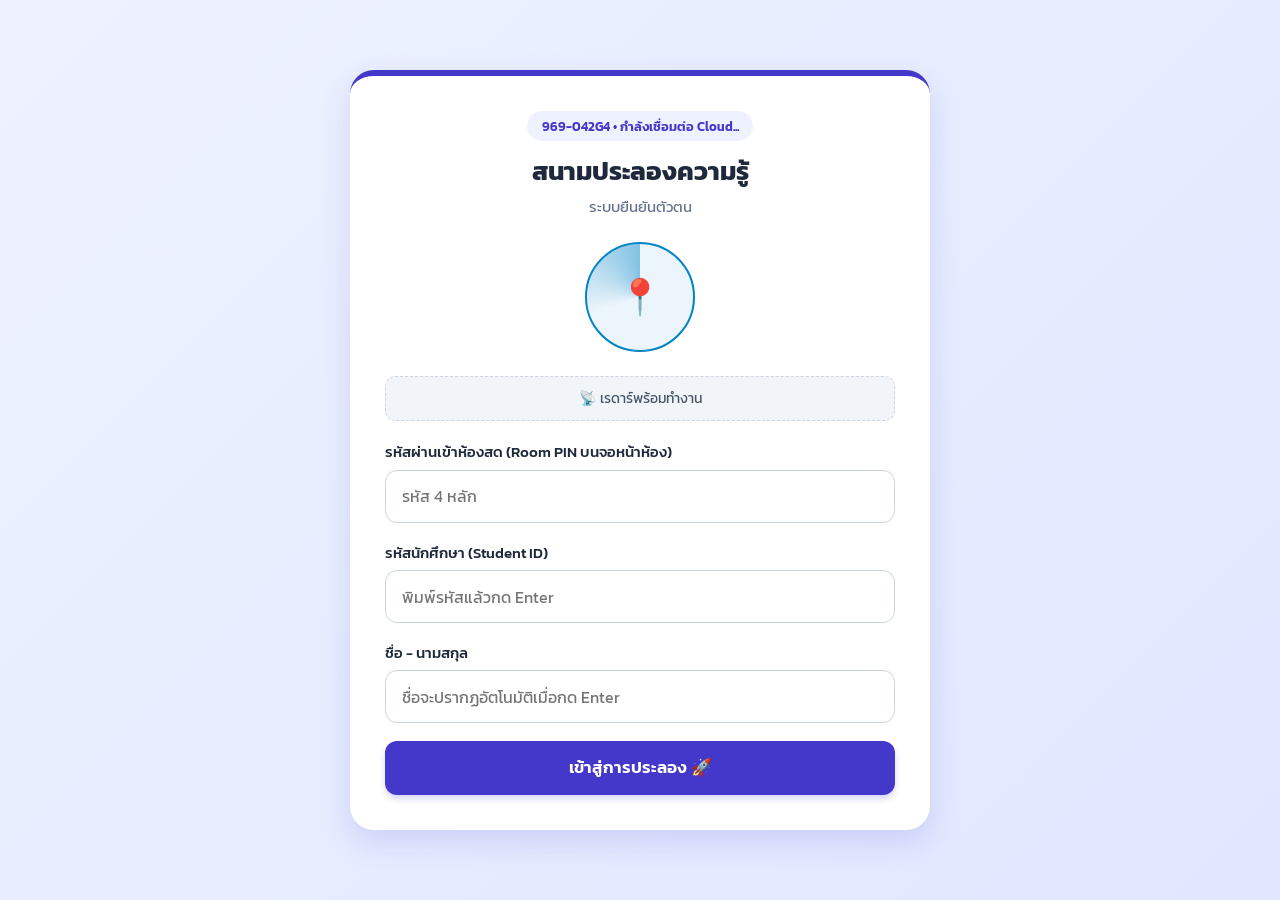
<file: index.html>
<!DOCTYPE html>
<html lang="th">
<head>
  <meta charset="UTF-8">
  <meta name="viewport" content="width=device-width, initial-scale=1.0">
  <title>AI Class - 969-042G4</title>
  <link rel="preconnect" href="https://fonts.googleapis.com">
  <link rel="preconnect" href="https://fonts.gstatic.com" crossorigin>
  <link href="https://fonts.googleapis.com/css2?family=Kanit:wght@300;400;500;600;700;800&display=swap" rel="stylesheet">
  
  <style>
    :root {
      --primary: #4338CA;
      --secondary: #059669;
      --accent-amber: #D97706;
      --accent-cyan: #0284C7;
      --dark: #1E293B;
      --light-bg: #F8FAFC;
      --card-bg: #FFFFFF;
      --danger: #DC2626;
    }

    * { box-sizing: border-box; margin: 0; padding: 0; font-family: 'Kanit', sans-serif !important; }
    body {
      background: linear-gradient(135deg, #EEF2FF 0%, #E0E7FF 100%);
      color: var(--dark);
      min-height: 100vh;
      display: flex;
      justify-content: center;
      align-items: center;
      padding: 1.2rem;
    }

    .app-card {
      background: var(--card-bg);
      width: 100%;
      max-width: 580px;
      border-radius: 24px;
      padding: 2.2rem;
      box-shadow: 0 12px 30px rgba(67, 56, 202, 0.15);
      border-top: 6px solid var(--primary);
      text-align: center;
    }

    .badge {
      display: inline-block;
      font-size: 0.8rem;
      font-weight: 600;
      color: var(--primary);
      background: #EEF2FF;
      padding: 0.35rem 0.9rem;
      border-radius: 9999px;
      margin-bottom: 0.6rem;
    }

    h1 { font-size: 1.65rem; font-weight: 700; color: var(--dark); margin-bottom: 0.3rem; }
    p.subtitle { font-size: 0.95rem; color: #64748B; margin-bottom: 1.5rem; }

    .radar-box {
      position: relative;
      width: 110px;
      height: 110px;
      margin: 1rem auto 1.5rem;
      border-radius: 50%;
      background: rgba(2, 132, 199, 0.08);
      border: 2px solid var(--accent-cyan);
      display: flex;
      align-items: center;
      justify-content: center;
      overflow: hidden;
    }

    .radar-sweep {
      position: absolute;
      width: 100%;
      height: 100%;
      border-radius: 50%;
      background: conic-gradient(from 0deg, transparent 70%, rgba(2, 132, 199, 0.45) 100%);
      animation: sweep 2s linear infinite;
    }
    @keyframes sweep { 0% { transform: rotate(0deg); } 100% { transform: rotate(360deg); } }

    .radar-icon { font-size: 2.2rem; z-index: 2; }

    .form-group { margin-bottom: 1.1rem; text-align: left; }
    label { display: block; font-weight: 500; margin-bottom: 0.4rem; font-size: 0.95rem; }
    input[type="text"] {
      width: 100%;
      padding: 0.85rem 1rem;
      border: 1.5px solid #CBD5E1;
      border-radius: 12px;
      font-size: 1rem;
      outline: none;
      transition: all 0.2s;
    }
    input[type="text"]:focus { border-color: var(--primary); }

    .btn {
      width: 100%;
      padding: 0.9rem;
      background: var(--primary);
      color: white;
      border: none;
      border-radius: 12px;
      font-size: 1.05rem;
      font-weight: 600;
      cursor: pointer;
      transition: all 0.2s;
      box-shadow: 0 4px 6px rgba(67, 56, 202, 0.2);
    }
    .btn:hover { background: #3730A3; transform: translateY(-1px); }
    .btn-secondary { background: var(--secondary); }

    .geo-status {
      font-size: 0.88rem;
      padding: 0.7rem;
      border-radius: 10px;
      background: #F1F5F9;
      color: #475569;
      margin-bottom: 1.2rem;
      border: 1px dashed #CBD5E1;
    }

    .game-header {
      display: flex;
      justify-content: space-between;
      align-items: center;
      margin-bottom: 1.2rem;
      padding-bottom: 0.8rem;
      border-bottom: 1px solid #E2E8F0;
    }
    .timer { font-weight: 700; color: var(--accent-amber); font-size: 1.15rem; }
    .score-badge { background: #ECFDF5; color: var(--secondary); padding: 0.3rem 0.8rem; border-radius: 8px; font-weight: 600; }
    .question-box { font-size: 1.15rem; font-weight: 600; margin-bottom: 1.5rem; text-align: left; min-height: 3.5rem; }
    .options-grid { display: flex; flex-direction: column; gap: 0.8rem; }
    .opt-btn {
      background: #F8FAFC;
      border: 1.5px solid #E2E8F0;
      padding: 1rem;
      border-radius: 14px;
      font-size: 0.95rem;
      text-align: left;
      cursor: pointer;
      transition: all 0.15s;
    }
    .opt-btn:hover { border-color: var(--primary); background: #EEF2FF; }
    .opt-btn.correct { background: #DEF7EC; border-color: var(--secondary); color: #03543F; font-weight: 600; }
    .opt-btn.wrong { background: #FDE8E8; border-color: var(--danger); color: #9B1C1C; }

    .leaderboard-box {
      background: #F8FAFC;
      border-radius: 16px;
      padding: 1rem;
      margin: 1.2rem 0;
      border: 1.5px solid #E2E8F0;
      max-height: 240px;
      overflow-y: auto;
    }
    .rank-item {
      display: flex;
      justify-content: space-between;
      align-items: center;
      padding: 0.65rem 0.8rem;
      margin-bottom: 0.4rem;
      border-radius: 10px;
      background: white;
      border: 1px solid #E2E8F0;
      font-size: 0.9rem;
    }
    .rank-item.my-rank { background: #EEF2FF; border: 1.5px solid var(--primary); font-weight: 600; }

    .hidden { display: none !important; }
  </style>
</head>
<body>

  <div class="app-card">
    <!-- STEP 1 -->
    <div id="step-register">
      <div class="badge" id="currentSessionTag">969-042G4 • กำลังเชื่อมต่อ Cloud...</div>
      <h1>สนามประลองความรู้</h1>
      <p class="subtitle">ระบบยืนยันตัวตน</p>

      <div class="radar-box">
        <div class="radar-sweep"></div>
        <div class="radar-icon">📍</div>
      </div>

      <div class="geo-status" id="geoStatus">กำลังเตรียมระบบเชื่อมโยงข้อมูล...</div>

      <div class="form-group">
        <label for="roomPin">รหัสผ่านเข้าห้องสด (Room PIN บนจอหน้าห้อง)</label>
        <input type="text" id="roomPin" placeholder="รหัส 4 หลัก" maxlength="4" inputmode="numeric" oninput="verifyRoomPinLive()">
        <small id="pinFeedback" style="display:block; margin-top:0.3rem; font-size:0.85rem; font-weight:500;"></small>
      </div>

      <div class="form-group">
        <label for="stuId">รหัสนักศึกษา (Student ID)</label>
        <input type="text" id="stuId" placeholder="พิมพ์รหัสแล้วกด Enter" onkeydown="handleIdEnter(event)" oninput="autoFillName()" onblur="autoFillName()">
      </div>

      <div class="form-group">
        <label for="stuName">ชื่อ - นามสกุล</label>
        <input type="text" id="stuName" placeholder="ชื่อจะปรากฏอัตโนมัติเมื่อกด Enter" readonly>
      </div>

      <button class="btn" onclick="verifyAndStart()">เข้าสู่การประลอง 🚀</button>
    </div>

    <!-- STEP 2 -->
    <div id="step-quiz" class="hidden">
      <div class="game-header">
        <span id="stuInfoDisplay" style="font-weight: 500; font-size: 0.9rem; color:#64748B;"></span>
        <span class="timer" id="timer">⏱️ 15s</span>
      </div>
      
      <div style="display: flex; justify-content: space-between; margin-bottom: 0.5rem; font-size: 0.85rem; color:#64748B;">
        <span id="qCountDisplay">คำถาม 1/10</span>
        <span class="score-badge" id="scoreDisplay">คะแนนสะสม: 0</span>
      </div>

      <div class="question-box" id="questionText">กำลังโหลดข้อสอบ...</div>
      <div class="options-grid" id="optionsContainer"></div>
    </div>

    <!-- STEP 3 -->
    <div id="step-result" class="hidden">
      <div style="font-size: 2.8rem;">🏆</div>
      <h2 style="font-size: 1.5rem; color: var(--dark);">ยืนยันการเข้าเรียนสำเร็จ!</h2>
      <p class="subtitle" style="margin-bottom: 0.8rem;">คะแนนประจำคาบของคุณ: <strong id="myFinalScore" style="color: var(--primary); font-size: 1.3rem;"></strong></p>

      <h3 style="text-align: left; font-size: 1rem; color:#475569; margin-top: 1rem;">🔥 ตารางอันดับประจำคาบ (Live Leaderboard)</h3>
      <div class="leaderboard-box" id="leaderboardList"></div>

      <button class="btn btn-secondary" onclick="location.reload()">เสร็จสิ้น</button>
    </div>
  </div>

  <script>
    // *************************************************************
    // วาง Database URL ของ Firebase เดียวกับหน้าอาจารย์ (ต้องลงท้ายด้วย /)
    // *************************************************************
    // const FIREBASE_DB_URL = "https://class-psu-default-rtdb.asia-southeast1.firebasedatabase.app/";

    // พิกัดห้องเรียน 6310 อาคาร 6 มหาวิทยาลัยสงขลานครินทร์ วิทยาเขตภูเก็ต
    const TARGET_LOCATION = {
      lat: 7.893821,
      lng: 98.353005,
      radiusMeters: 1000
    };

    // const TARGET_LOCATION = {
    //   lat: 7.867225,       // ละติจูด
    //   lng: 98.369837,      // ลองจิจูด
    //   radiusMeters: 3000    // รัศมีที่อนุญาต (120 เมตร ครอบคลุมพื้นที่อาคาร รพ.)
    // };
    let clientIP = "กำลังดึงข้อมูล...";
    fetch('https://api.ipify.org?format=json')
      .then(res => res.json())
      .then(data => {
        clientIP = data.ip;
        document.getElementById('geoStatus').innerText = "📡 (IP: " + clientIP + ")";
      })
      .catch(() => {
        clientIP = "ไม่สามารถระบุได้";
        document.getElementById('geoStatus').innerText = "📡 เรดาร์พร้อมทำงาน";
      });

    let currentCloudPIN = "";
    let activeSessionKey = "Week 1 (16 ก.ย. 2569)";

    // ซิงก์ PIN และสัปดาห์ปัจจุบันจาก Cloud ตลอดเวลา
    function listenToCloudUpdates() {
      fetch(`${FIREBASE_DB_URL}current_pin.json`)
        .then(res => res.json())
        .then(pin => { currentCloudPIN = pin; })
        .catch(err => console.error(err));

      fetch(`${FIREBASE_DB_URL}current_session.json`)
        .then(res => res.json())
        .then(session => {
          if (session) {
            activeSessionKey = session;
            document.getElementById('currentSessionTag').innerText = `969-042G4 • ${activeSessionKey}`;
          }
        })
        .catch(err => console.error(err));
    }
    listenToCloudUpdates();
    setInterval(listenToCloudUpdates, 2000); // ดึงอัปเดตทุก 2 วินาที

    const studentRoster = {
      "6730611001": "คุณานนต์ แพใหญ่", "6730611002": "สุชัญญา หลายกิจวุฒิพันธ์", "6730611004": "ชนาภา อุดมทรัพย์",
      "6730611005": "จิรเมธ สุขลี่", "6730611006": "ธนกฤต จริยวัตกุล", "6730611007": "ภูริณัฐ มะนะโส",
      "6730611008": "ธนวัต เอกบุตร", "6730611009": "เบญญภา ทองขาว", "6730611010": "ณิชตา คำวาศรี",
      "6730611011": "เสาวลักษณ์ วรพงศ์วัฒน์", "6730611012": "ทักษิณารัตย์ พัฒสงค์", "6730611013": "โชติธนกฤต อารีมิตร",
      "6730611016": "ภูวเมศฐ์ พงศ์จารุวิชญ์", "6730611017": "กีรดิษ บุญสูง", "6730611019": "ศุภกร ทวีรัตน์",
      "6730611020": "ณัฐณิชา ศรีธรรม", "6730611021": "สงกรานต์ นนทามิตร", "6730611022": "สิรภัทร นวลแก้ว",
      "6730611023": "ธนกฤต ดวงแก้ว", "6730611024": "เจษฎา ถวิลถึง", "6730611027": "ธนกฤต คล้ายเเก้ว",
      "6730611028": "วาที คชลักษ์", "6730611029": "วิสุทธิ์ ณ พัทลุง", "6730611031": "ธนพัฒน์ แสนดี",
      "6730611032": "พิศุทธิ์ หิรัญจรัสพิวัฒน์", "6730611033": "ธนพล ถาวรมาศ", "6730611034": "ณัฐวดี โภคะศฤงคาร",
      "6730611035": "กรกฤต นวลละออง", "6730611036": "ธเนศ งามพสุธาดล", "6730611037": "ภัทรพล แซ่หลี",
      "6730611038": "นิธิทัต ตินตะชาติ", "6730611039": "กนิษฐ หิรัญคุปต์", "6730611043": "พลภัทร จันทรสุต",
      "6730611044": "วงศกร ศิริคณินทร์", "6730611045": "กิตติพัชญ์ เอกพงศ์วิทย์", "6730611046": "หทัยรัตน์ กิ่งแก้ว",
      "6730611047": "สิวารักษ์ เศษนาม", "6730611048": "ศุภกร แย้มวาจา", "6730611053": "นิจสิรี สุทธิเจริญ",
      "6730611054": "อริยะ แพงพา", "6730611055": "รพีภัทร อุตโม", "6730611056": "วศิน เลี่ยมแก้ว",
      "6730611057": "จักรีพร สุทธิชาติ", "6730611059": "พงศธร ฉิมล่องดำ", "6730611060": "ธวัลรัตน์ คำแหง",
      "6730611061": "ณัฐสิทธิ์ ทองจันทร์", "6730611062": "ณัฐพงศ์ ตันบำรุง", "6730611063": "เปมิกา สือสกุล",
      "6730611064": "ธนโชติ สุวรรณวงศ์", "6730611065": "ภควัฒน์ สะมาน", "6730611066": "ซอนญ่า ภักดี",
      "6730611068": "ฅมกริช พรมปาน", "6730611069": "ไกรสิทธิ์ พัฒโนภาษ", "6730611070": "ขัตติยานนท์ คัยนันท์",
      "6730611072": "ธันยพงศ์ ถิ่นสืบ", "6730611073": "ฐาปณีย์ รัตนจินดา", "6730611074": "ยุทธภูมิ เพชรบริสุทธิ์",
      "6730611075": "ธนชาติ เอ่งฉ้วน", "6730611076": "กันตภูมิ คงเจริญ", "6730611077": "วิชยุตม์ บุ้งทอง",
      "6730611078": "ณัฐภัทร แย้มแก้ว", "6730611080": "พุฒิพงศ์ เรืองอ่อน", "6730611083": "สรณ์สิริ รักไทย",
      "6730611085": "กันตินันท์ เนาวบุตร", "6730611086": "มูฮัมหมัดลุตฟี สีตีเล๊าะ"
    };

    // const questions = [
    //   {
    //     q: "1. โครงสร้างความสัมพันธ์ของเทคโนโลยี AI ข้อใดเรียงลำดับจาก 'ขอบเขตใหญ่สุด ไปหา ซับเซตย่อยสุด' ได้ถูกต้อง?",
    //     options: [
    //       "Deep Learning (DL) ➔ Machine Learning (ML) ➔ Artificial Intelligence (AI)",
    //       "Artificial Intelligence (AI) ➔ Machine Learning (ML) ➔ Deep Learning (DL)",
    //       "Machine Learning (ML) ➔ Deep Learning (DL) ➔ Artificial Intelligence (AI)",
    //       "Artificial Intelligence (AI) ➔ Neural Networks ➔ Machine Learning (ML)"
    //     ],
    //     answer: 1
    //   },
    //   {
    //     q: "2. ข้อใดอธิบายความแตกต่างระหว่าง 'Traditional AI' กับ 'Generative AI' ได้ตรงจุดที่สุด?",
    //     options: [
    //       "Traditional AI สร้างรูปภาพได้ แต่ Generative AI ทำได้แค่วิเคราะห์ตัวเลข",
    //       "Traditional AI ต้องต่ออินเทอร์เน็ตตลอดเวลา แต่ Generative AI รันออฟไลน์ได้เสมอ",
    //       "Traditional AI เน้นวิเคราะห์และคาดการณ์จากข้อมูลเดิม ส่วน Generative AI เน้นสังเคราะห์และสร้างสรรค์เนื้อหาใหม่",
    //       "Traditional AI ทำงานเฉพาะบนหุ่นยนต์ ส่วน Generative AI ทำงานบนสมาร์ทโฟนเท่านั้น"
    //     ],
    //     answer: 2
    //   },
    //   {
    //     q: "3. อาการ 'AI Hallucination' คืออะไร และแนวทางแก้ไขที่ดีที่สุดสำหรับนักศึกษาคือข้อใด?",
    //     options: [
    //       "AI เกิดอาการแฮงก์เนื่องจากเซิร์ฟเวอร์ล่ม / ควรปิดแท็บแล้วเปิดใหม่",
    //       "AI ถูกไวรัสโจมตีจนตอบคำถามไม่ได้ / ควรเปลี่ยนไปใช้โมเดลเวอร์ชันเก่า",
    //       "AI ตอบข้อมูลเท็จหรือแต่งเรื่องขึ้นเองอย่างมั่นใจ / ต้องทำ Fact-Checking ตรวจสอบแหล่งอ้างอิงเสมอ",
    //       "AI ปฏิเสธที่จะตอบคำถามเกี่ยวกับเรื่องทั่วไป / ต้องพิมพ์ขอร้อง AI ซ้ำๆ"
    //     ],
    //     answer: 2
    //   },
    //   {
    //     q: "4. ตามกฎหมาย PDPA และจริยธรรมข้อมูล การกระทำใดถือเป็น 'ข้อห้ามร้ายแรง' เมื่อใช้งาน AI สาธารณะ (Public AI)?",
    //     options: [
    //       "การสั่งให้ AI ช่วยเกลาสำนวนภาษาอังกฤษในอีเมลสมัครงาน",
    //       "การป้อนข้อมูลเลขบัตรประชาชน รหัสผ่าน หรือประวัติการเงินส่วนบุคคลลงในช่อง Prompt",
    //       "การขอให้ AI ช่วยสรุปใจความสำคัญจากรายงานวิจัยที่เผยแพร่เป็นสาธารณะ",
    //       "การใช้ AI ช่วยระดมไอเดียตั้งชื่อโปรเจกต์กลุ่ม"
    //     ],
    //     answer: 1
    //   }
    // ];

    const questions = [
      {
        q: "1. คำว่า 'AI' ย่อมาจากคำศัพท์ภาษาอังกฤษในข้อใด?",
        options: [
          "Applied Interface",
          "Automated Internet",
          "Advanced Information",
          "Artificial Intelligence"
        ],
        answer: 3 // ข้อ D
      },
      {
        q: "2. ข้อใดจัดเป็นคุณสมบัติเด่นของ 'Generative AI' ที่ต่างจาก AI แบบดั้งเดิม?",
        options: [
          "การคำนวณและบันทึกบัญชีรายรับรายจ่าย",
          "การเชื่อมต่อดาวเทียมบอกพิกัด",
          "การสแกนและกำจัดไวรัสคอมพิวเตอร์",
          "การสังเคราะห์และสร้างสรรค์เนื้อหาใหม่"
        ],
        answer: 3 // ข้อ D
      },
      {
        q: "3. ข้อความคำสั่งที่ผู้ใช้งานป้อนให้กับ AI เพื่อให้ทำงานตามต้องการเรียกว่าอะไร?",
        options: [
          "Patch",
          "Prompt",
          "Plugin",
          "Packet"
        ],
        answer: 1 // ข้อ B
      },
      {
        q: "4. เครื่องมือ AI ในข้อใดเป็นที่นิยมใช้ในการสร้างรูปภาพจากข้อความบรรยาย?",
        options: [
          "Notion AI",
          "Grammarly",
          "Midjourney",
          "Google Translate"
        ],
        answer: 2 // ข้อ C
      },
      {
        q: "5. ปรากฏการณ์ที่ AI ตอบข้อมูลเท็จหรือแต่งเรื่องขึ้นมาอย่างมั่นใจ เรียกว่าอะไร?",
        options: [
          "AI Hallucination",
          "System Downtime",
          "Cache Overflow",
          "Cyber Attack"
        ],
        answer: 0 // ข้อ A
      },
      {
        q: "6. เมื่อได้รับข้อมูลเชิงวิชาการหรือสถิติจาก AI ผู้ใช้งานควรปฏิบัติตามข้อใดเป็นอันดับแรก?",
        options: [
          "คัดลอกลงในเอกสารรายงานทันที",
          "ลบประวัติการสนทนาทั้งหมดทิ้ง",
          "แชร์ข้อมูลลงบนโซเชียลมีเดีย",
          "ตรวจสอบความถูกต้องจากแหล่งอ้างอิงจริง"
        ],
        answer: 3 // ข้อ D
      },
      {
        q: "7. ข้อมูลประเภทใดที่ไม่ควรป้อนลงในระบบ AI สาธารณะอย่างเด็ดขาดตามกฎหมาย PDPA?",
        options: [
          "รหัสผ่านและเลขบัตรประชาชน",
          "หัวข้อบทความทั่วไป",
          "คำศัพท์ภาษาต่างประเทศ",
          "ชื่อสูตรอาหารโบราณ"
        ],
        answer: 0 // ข้อ A
      },
      {
        q: "8. ข้อใดจัดเป็นแนวทางการเขียน Prompt ที่ช่วยให้ AI ตอบได้ตรงจุดและมีประสิทธิภาพที่สุด?",
        options: [
          "ระบุบทบาท บริบท และรูปแบบผลลัพธ์",
          "ใช้คำสั่งสั้นที่สุดเพียงคำเดียว",
          "พิมพ์ข้อความเดิมซ้ำๆ หลายครั้ง",
          "ใช้ประโยคกำกวมไม่ระบุเป้าหมาย"
        ],
        answer: 0 // ข้อ A
      },
      {
        q: "9. งานในชีวิตประจำวันข้อใดที่เหมาะสมกับการนำ AI มาช่วยประหยัดเวลามากที่สุด?",
        options: [
          "การลงนามรับรองเอกสารทางกฎหมาย",
          "การตัดสินใจอนุมัติเงินกู้แทนเจ้าหน้าที่",
          "การสรุปใจความสำคัญจากบทความขนาดยาว",
          "การตรวจวินิจฉัยโรคและสั่งจ่ายยาโดยตรง"
        ],
        answer: 2 // ข้อ C
      },
      {
        q: "10. หลักการใช้งาน AI อย่างมีจริยธรรมในการเรียนและการทำงาน ควรยึดถือแนวทางใด?",
        options: [
          "ใช้เป็นผู้ช่วยคิดควบคู่กับการตรวจสอบ",
          "ให้ AI รับผิดชอบผลลัพธ์งานแทนตนเอง",
          "หลีกเลี่ยงการใช้เทคโนโลยีทุกกรณี",
          "คัดลอกงาน AI มาส่งโดยไม่อ้างอิง"
        ],
        answer: 0 // ข้อ A
      }
    ];
    
    let currentQ = 0;
    let score = 0;
    let timerInterval = null;
    let timeLeft = 15;
    let studentData = { id: '', name: '', score: 0, timestamp: '', distance: 0, ip: '' };

    function autoFillName() {
      const id = document.getElementById('stuId').value.trim();
      const nameInput = document.getElementById('stuName');

      if (studentRoster[id]) {
        nameInput.value = studentRoster[id];
        nameInput.readOnly = true;
        nameInput.style.backgroundColor = "#F1F5F9";
        return true;
      } else {
        nameInput.value = "";
        nameInput.readOnly = false;
        nameInput.style.backgroundColor = "#FFFFFF";
        return false;
      }
    }

    function handleIdEnter(event) {
      if (event.key === "Enter") {
        event.preventDefault();
        const isFound = autoFillName();
        if (isFound) {
          document.querySelector("#step-register .btn").focus();
        } else {
          alert("❌ ไม่พบรหัสนักศึกษานี้ในระบบรายวิชา กรุณาตรวจสอบอีกครั้งครับ");
        }
      }
    }

    function verifyRoomPinLive() {
      const pinInput = document.getElementById('roomPin');
      const feedback = document.getElementById('pinFeedback');
      const val = pinInput.value.trim();

      if (val.length < 4) {
        pinInput.style.borderColor = "#CBD5E1";
        pinInput.style.backgroundColor = "white";
        feedback.innerText = "";
        return false;
      }

      if (val === currentCloudPIN) {
        pinInput.style.borderColor = "var(--secondary)";
        pinInput.style.backgroundColor = "#DEF7EC";
        feedback.style.color = "var(--secondary)";
        feedback.innerText = "✓ รหัสห้องถูกต้อง พร้อมสแกนพิกัด";
        return true;
      } else {
        pinInput.style.borderColor = "var(--danger)";
        pinInput.style.backgroundColor = "#FDE8E8";
        feedback.style.color = "var(--danger)";
        feedback.innerText = "✗ รหัสไม่ถูกต้องหรือหมดอายุแล้ว (รีเซ็ตทุก 2 นาที)";
        return false;
      }
    }

    function calculateDistance(lat1, lon1, lat2, lon2) {
      const R = 6371e3;
      const φ1 = lat1 * Math.PI / 180;
      const φ2 = lat2 * Math.PI / 180;
      const Δφ = (lat2 - lat1) * Math.PI / 180;
      const Δλ = (lon2 - lon1) * Math.PI / 180;

      const a = Math.sin(Δφ/2) * Math.sin(Δφ/2) +
                Math.cos(φ1) * Math.cos(φ2) *
                Math.sin(Δλ/2) * Math.sin(Δλ/2);
      const c = 2 * Math.atan2(Math.sqrt(a), Math.sqrt(1-a));
      return R * c;
    }

    function sanitizeKey(key) {
      return key.replace(/[\.\#\$\[\]\/]/g, "_");
    }

    function verifyAndStart() {
      const pin = document.getElementById('roomPin').value.trim();
      const id = document.getElementById('stuId').value.trim();
      const name = document.getElementById('stuName').value.trim();

      if (pin !== currentCloudPIN) {
        alert("❌ รหัส Room PIN ไม่ถูกต้องหรือหมดอายุแล้ว! (ดูรหัสสดบนจอหน้าห้อง)");
        return;
      }
      if (!id || !name) {
        alert("กรุณากรอกรหัสนักศึกษาและตรวจสอบชื่อให้ครบถ้วน");
        return;
      }

      const safeSession = sanitizeKey(activeSessionKey);

      // เช็คการส่งซ้ำบน Cloud
      fetch(`${FIREBASE_DB_URL}attendance/${safeSession}/${id}.json`)
        .then(res => res.json())
        .then(record => {
          if (record) {
            alert(`⚠️ รหัสนักศึกษานี้ได้ทำการเช็คชื่อใน ${activeSessionKey} ไปแล้ว!`);
            return;
          }
          startGPSVerification(id, name);
        });
    }

    function startGPSVerification(id, name) {
      const statusBox = document.getElementById('geoStatus');
      statusBox.innerText = "📡 กำลังเชื่อมต่อดาวเทียม GPS เพื่อยืนยันพิกัดห้องเรียน...";

      if (!navigator.geolocation) {
        alert("อุปกรณ์ของคุณไม่รองรับ Geolocation");
        return;
      }

      navigator.geolocation.getCurrentPosition(
        (position) => {
          const userLat = position.coords.latitude;
          const userLng = position.coords.longitude;
          const distance = calculateDistance(userLat, userLng, TARGET_LOCATION.lat, TARGET_LOCATION.lng);
          
          studentData.distance = Math.round(distance);

          if (distance > TARGET_LOCATION.radiusMeters) {
            statusBox.innerHTML = `❌ <strong>คุณอยู่นอกพื้นที่ห้องเรียน!</strong> (ห่างไป ${Math.round(distance)} ม.) ระบบไม่อนุญาตให้เช็คชื่อแทนกัน`;
            statusBox.style.color = "var(--danger)";
            return;
          }

          studentData.id = id;
          studentData.name = name;
          studentData.timestamp = new Date().toLocaleTimeString('th-TH', { hour: '2-digit', minute: '2-digit', hour12: false });
          studentData.ip = clientIP;

          document.getElementById('step-register').classList.add('hidden');
          document.getElementById('step-quiz').classList.remove('hidden');
          document.getElementById('stuInfoDisplay').innerText = `${id} : ${name}`;
          loadQuestion();
        },
        (error) => {
          statusBox.innerText = "❌ กรุณากด 'อนุญาต (Allow)' ให้เข้าถึงตำแหน่ง GPS ของอุปกรณ์";
          statusBox.style.color = "var(--danger)";
        },
        { enableHighAccuracy: true, timeout: 10000 }
      );
    }

    function loadQuestion() {
      if (currentQ >= questions.length) {
        finishGame();
        return;
      }

      clearInterval(timerInterval);
      timeLeft = 15;
      document.getElementById('timer').innerText = `⏱️ ${timeLeft}s`;
      document.getElementById('qCountDisplay').innerText = `คำถาม ${currentQ + 1}/${questions.length}`;
      document.getElementById('scoreDisplay').innerText = `คะแนนสะสม: ${score}`;
      
      const q = questions[currentQ];
      document.getElementById('questionText').innerText = q.q;

      const container = document.getElementById('optionsContainer');
      container.innerHTML = '';

      q.options.forEach((opt, idx) => {
        const btn = document.createElement('button');
        btn.className = 'opt-btn';
        btn.innerText = `${String.fromCharCode(65 + idx)}. ${opt}`;
        btn.onclick = () => selectOption(idx, btn);
        container.appendChild(btn);
      });

      timerInterval = setInterval(() => {
        timeLeft--;
        document.getElementById('timer').innerText = `⏱️ ${timeLeft}s`;
        if (timeLeft <= 0) {
          clearInterval(timerInterval);
          highlightAndNext(-1, null);
        }
      }, 1000);
    }

    function selectOption(selectedIndex, btnElement) {
      clearInterval(timerInterval);
      highlightAndNext(selectedIndex, btnElement);
    }

    function highlightAndNext(selectedIndex, btnElement) {
      const correctIndex = questions[currentQ].answer;
      const allBtns = document.querySelectorAll('.opt-btn');

      allBtns.forEach((b, idx) => {
        b.disabled = true;
        if (idx === correctIndex) b.classList.add('correct');
      });

      if (selectedIndex === correctIndex) {
        score += (10 + timeLeft);
      } else if (btnElement) {
        btnElement.classList.add('wrong');
      }

      document.getElementById('scoreDisplay').innerText = `คะแนนสะสม: ${score}`;

      setTimeout(() => {
        currentQ++;
        loadQuestion();
      }, 1200);
    }

    // function finishGame() {
    //   studentData.score = score;
    //   const safeSession = sanitizeKey(activeSessionKey);

    //   // ส่งผลคะแนนขึ้น Cloud ทันที
    //   fetch(`${FIREBASE_DB_URL}attendance/${safeSession}/${studentData.id}.json`, {
    //     method: "PUT",
    //     body: JSON.stringify(studentData)
    //   })
    //   .then(() => fetchLeaderboard(safeSession))
    //   .catch(err => console.error(err));

    //   document.getElementById('step-quiz').classList.add('hidden');
    //   document.getElementById('step-result').classList.remove('hidden');
    //   document.getElementById('myFinalScore').innerText = `${score} แต้ม`;
    // }

    function finishGame() {
  studentData.score = score; // บันทึกคะแนน
  const safeSession = sanitizeKey(activeSessionKey);

  // ส่งขึ้น Firebase
  fetch(`${FIREBASE_DB_URL}attendance/${safeSession}/${studentData.id}.json`, {
    method: "PUT",
    headers: { "Content-Type": "application/json" },
    body: JSON.stringify(studentData)
  })
  .then(() => fetchLeaderboard(safeSession))
  .catch(err => console.error("Send score error:", err));

  document.getElementById('step-quiz').classList.add('hidden');
  document.getElementById('step-result').classList.remove('hidden');
  document.getElementById('myFinalScore').innerText = `${score} แต้ม`;
}

    function fetchLeaderboard(safeSession) {
      fetch(`${FIREBASE_DB_URL}attendance/${safeSession}.json`)
        .then(res => res.json())
        .then(records => {
          if (!records) return;
          const list = Object.values(records);
          list.sort((a, b) => b.score - a.score);
          renderLeaderboard(list);
        });
    }

    function renderLeaderboard(logs) {
      const listContainer = document.getElementById('leaderboardList');
      listContainer.innerHTML = '';

      logs.slice(0, 10).forEach((item, index) => {
        const div = document.createElement('div');
        const isMe = item.id === studentData.id;
        div.className = `rank-item ${isMe ? 'my-rank' : ''}`;

        let medal = `#${index + 1}`;
        if (index === 0) medal = '🥇';
        if (index === 1) medal = '🥈';
        if (index === 2) medal = '🥉';

        div.innerHTML = `
          <div style="display: flex; align-items: center; gap: 0.6rem;">
            <span style="width:24px; font-weight:700;">${medal}</span>
            <span>${item.name} ${isMe ? '<small>(คุณ)</small>' : ''}</span>
          </div>
          <span style="font-weight: 700; color: var(--primary);">${item.score} แต้ม</span>
        `;
        listContainer.appendChild(div);
      });
    }
  </script>
</body>
</html>
</file>
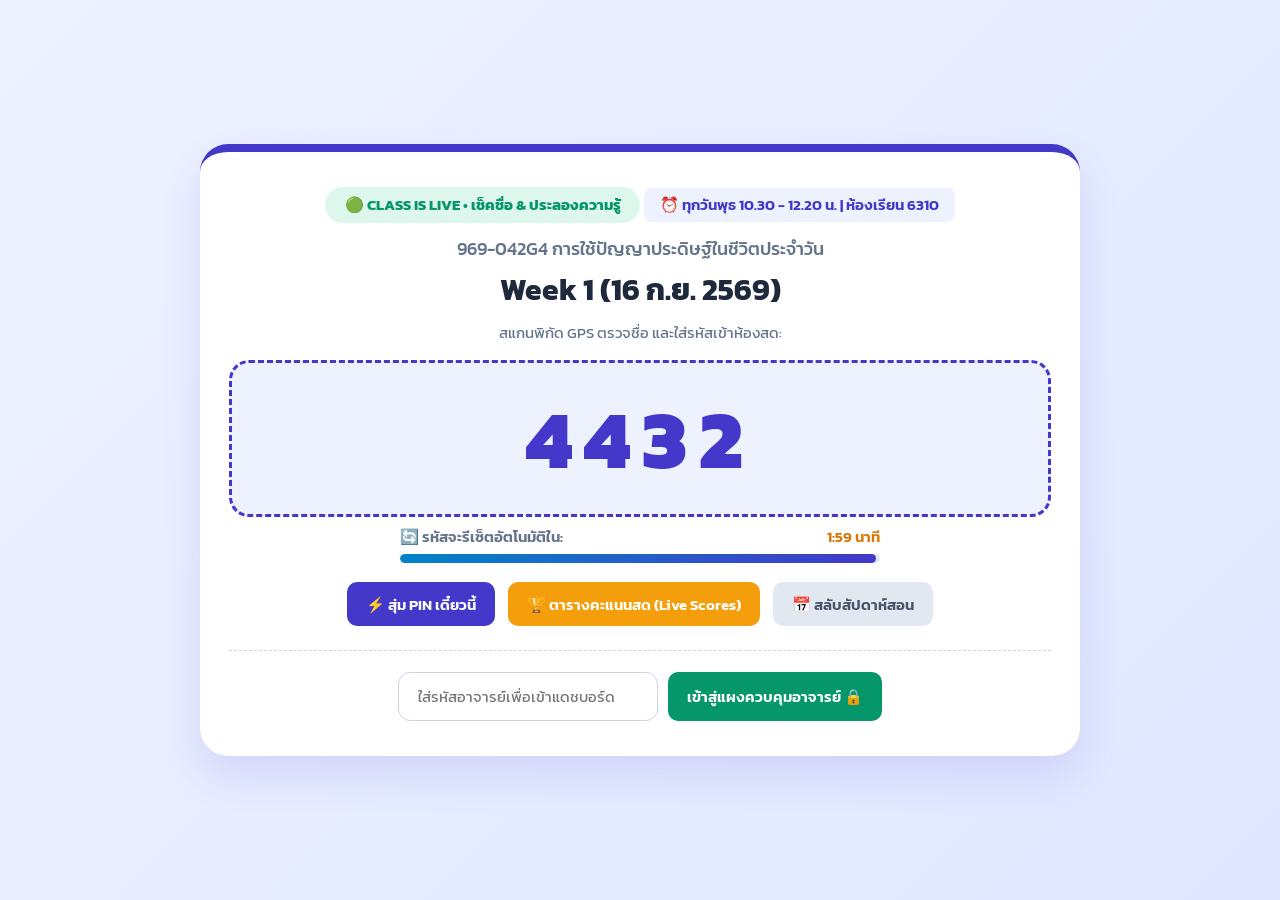
<file: teacher.html>
<!DOCTYPE html>
<html lang="th">
<head>
  <meta charset="UTF-8">
  <meta name="viewport" content="width=device-width, initial-scale=1.0">
  <title>Teacher Control Center - 969-042G4</title>
  <link rel="preconnect" href="https://fonts.googleapis.com">
  <link rel="preconnect" href="https://fonts.gstatic.com" crossorigin>
  <link href="https://fonts.googleapis.com/css2?family=Kanit:wght@300;400;500;600;700;800&display=swap" rel="stylesheet">

  <style>
    :root {
      --primary: #4338CA;
      --secondary: #059669;
      --accent-amber: #D97706;
      --accent-cyan: #0284C7;
      --dark: #1E293B;
      --light-bg: #F8FAFC;
      --card-bg: #FFFFFF;
      --danger: #DC2626;
    }

    * { box-sizing: border-box; margin: 0; padding: 0; font-family: 'Kanit', sans-serif !important; }
    body { background-color: var(--light-bg); color: var(--dark); min-height: 100vh; }

    /* VIEW 1: จอโปรเจกเตอร์ */
    .projector-view {
      display: flex;
      flex-direction: column;
      align-items: center;
      justify-content: center;
      min-height: 100vh;
      padding: 1.5rem 1rem;
      background: linear-gradient(135deg, #EEF2FF 0%, #E0E7FF 100%);
      text-align: center;
    }

    .projector-card {
      background: white;
      border-radius: 28px;
      padding: 2.2rem 1.8rem;
      max-width: 880px;
      width: 100%;
      box-shadow: 0 20px 40px rgba(67, 56, 202, 0.12);
      border-top: 8px solid var(--primary);
    }

    .live-badge {
      display: inline-block;
      background: #DEF7EC;
      color: var(--secondary);
      font-weight: 700;
      padding: 0.4rem 1.2rem;
      border-radius: 9999px;
      margin-bottom: 0.6rem;
      font-size: 0.95rem;
      animation: pulse 2s infinite;
    }
    @keyframes pulse { 0% { opacity: 0.8; } 50% { opacity: 1; } 100% { opacity: 0.8; } }

    .schedule-tag {
      display: inline-block;
      background: #EEF2FF;
      color: var(--primary);
      font-weight: 600;
      padding: 0.35rem 1rem;
      border-radius: 8px;
      margin-bottom: 0.8rem;
      font-size: 0.95rem;
    }

    .big-pin {
      font-size: clamp(2.8rem, 9vw, 5.2rem);
      font-weight: 800;
      color: var(--primary);
      letter-spacing: clamp(4px, 2vw, 12px);
      background: #EEF2FF;
      padding: 0.8rem 1.2rem;
      border-radius: 20px;
      margin: 1rem 0 0.5rem;
      border: 3px dashed var(--primary);
      user-select: all;
      white-space: nowrap;
    }

    .timer-container { width: 100%; max-width: 480px; margin: 0 auto 1.2rem; }
    .timer-text { display: flex; justify-content: space-between; font-size: 0.95rem; color: #64748B; font-weight: 600; margin-bottom: 0.4rem; }
    .progress-bar-bg { width: 100%; height: 9px; background-color: #E2E8F0; border-radius: 999px; overflow: hidden; }
    .progress-bar-fill { height: 100%; width: 100%; background: linear-gradient(90deg, var(--accent-cyan), var(--primary)); border-radius: 999px; transition: width 1s linear; }

    .btn { padding: 0.65rem 1.2rem; border-radius: 10px; border: none; font-weight: 600; cursor: pointer; font-size: 0.95rem; transition: all 0.2s; }
    .btn-primary { background: var(--primary); color: white; }
    .btn-secondary { background: var(--secondary); color: white; }
    .btn-warning { background: #F59E0B; color: white; }
    .btn-warning:hover { background: #D97706; }
    .btn-danger { background: #FEE2E2; color: var(--danger); }
    .btn-gray { background: #E2E8F0; color: #475569; }

    .auth-box {
      margin-top: 1.5rem;
      padding-top: 1.3rem;
      border-top: 1.5px dashed #CBD5E1;
      display: flex;
      justify-content: center;
      gap: 0.6rem;
      flex-wrap: wrap;
    }

    .auth-box input[type="password"] {
      padding: 0.75rem 1.2rem;
      border-radius: 12px;
      border: 1.5px solid #CBD5E1;
      font-size: 0.95rem;
      outline: none;
      width: 260px;
    }
    .auth-box input[type="password"]:focus { border-color: var(--primary); }

    /* VIEW 2: แดชบอร์ดอาจารย์ */
    .dashboard-view { padding: 1.5rem; display: none; }

    .header-bar {
      display: flex;
      justify-content: space-between;
      align-items: center;
      margin-bottom: 1.5rem;
      background: white;
      padding: 1.2rem 1.8rem;
      border-radius: 16px;
      box-shadow: 0 4px 10px rgba(0,0,0,0.04);
      border-top: 5px solid var(--primary);
    }

    .session-bar {
      background: white;
      padding: 1rem 1.5rem;
      border-radius: 14px;
      margin-bottom: 1.5rem;
      display: flex;
      justify-content: space-between;
      align-items: center;
      flex-wrap: wrap;
      gap: 1rem;
    }

    select, input[type="time"] { padding: 0.55rem 1rem; border-radius: 8px; border: 1.5px solid #CBD5E1; font-size: 0.95rem; outline: none; background-color: white; }

    .kpi-grid { display: grid; grid-template-columns: repeat(auto-fit, minmax(180px, 1fr)); gap: 1rem; margin-bottom: 1.5rem; }
    .kpi-card { background: white; padding: 1.2rem; border-radius: 14px; border-left: 5px solid var(--primary); box-shadow: 0 2px 6px rgba(0,0,0,0.03); }
    .kpi-card.green { border-left-color: var(--secondary); }
    .kpi-card.amber { border-left-color: var(--accent-amber); }
    .kpi-card.red { border-left-color: var(--danger); }
    .kpi-num { font-size: 2rem; font-weight: 700; margin-top: 0.3rem; }

    .dashboard-leaderboard-box {
      background: white;
      border-radius: 16px;
      padding: 1.2rem 1.5rem;
      margin-bottom: 1.5rem;
      box-shadow: 0 2px 6px rgba(0,0,0,0.03);
      border-left: 5px solid #F59E0B;
    }

    .dl-header {
      display: flex;
      justify-content: space-between;
      align-items: center;
      margin-bottom: 0.9rem;
      padding-bottom: 0.4rem;
      border-bottom: 1.5px solid #F1F5F9;
    }

    .dl-grid {
      display: grid;
      grid-template-columns: repeat(auto-fit, minmax(220px, 1fr));
      gap: 0.8rem;
    }

    .dl-card {
      display: flex;
      justify-content: space-between;
      align-items: center;
      background: #F8FAFC;
      border: 1px solid #E2E8F0;
      padding: 0.75rem 1rem;
      border-radius: 12px;
    }

    .table-box { background: white; border-radius: 14px; padding: 1.2rem; box-shadow: 0 2px 6px rgba(0,0,0,0.03); overflow-x: auto; }
    table { width: 100%; border-collapse: collapse; text-align: left; }
    th, td { padding: 0.75rem 1rem; border-bottom: 1px solid #E2E8F0; font-size: 0.95rem; }
    th { background: #F8FAFC; color: #475569; }

    .tag { padding: 0.2rem 0.6rem; border-radius: 6px; font-size: 0.8rem; font-weight: 600; }
    .tag-present { background: #DEF7EC; color: #03543F; }
    .tag-late { background: #FEF3C7; color: #92400E; }
    .tag-absent { background: #FDE8E8; color: #9B1C1C; }

    /* VIEW 3: หน้าตารางคะแนนสดจอใหญ่ (Live Leaderboard Fullscreen View) */
    .leaderboard-view {
      display: none;
      min-height: 100vh;
      padding: 2rem 1.5rem;
      background: linear-gradient(135deg, #1E1B4B 0%, #312E81 100%);
      color: white;
    }

    .lb-container {
      max-width: 960px;
      margin: 0 auto;
      background: rgba(255, 255, 255, 0.08);
      backdrop-filter: blur(12px);
      border: 1px solid rgba(255, 255, 255, 0.2);
      border-radius: 24px;
      padding: 2.2rem;
      box-shadow: 0 25px 50px rgba(0, 0, 0, 0.25);
    }

    .lb-header-bar {
      display: flex;
      justify-content: space-between;
      align-items: center;
      margin-bottom: 1.5rem;
      padding-bottom: 1rem;
      border-bottom: 1px solid rgba(255, 255, 255, 0.15);
      flex-wrap: wrap;
      gap: 1rem;
    }

    .lb-item {
      display: flex;
      justify-content: space-between;
      align-items: center;
      background: rgba(255, 255, 255, 0.12);
      border: 1px solid rgba(255, 255, 255, 0.15);
      border-radius: 14px;
      padding: 1rem 1.4rem;
      margin-bottom: 0.75rem;
      font-size: 1.05rem;
      transition: all 0.2s;
    }
    .lb-item:hover { background: rgba(255, 255, 255, 0.18); transform: translateY(-2px); }
    .lb-rank { font-size: 1.3rem; font-weight: 800; width: 45px; }
    .lb-score { font-size: 1.35rem; font-weight: 800; color: #FBBF24; }
  </style>
</head>
<body>

  <!-- VIEW 1: จอโปรเจกเตอร์ -->
  <div id="viewProjector" class="projector-view">
    <div class="projector-card">
      <div class="live-badge">🟢 CLASS IS LIVE • เช็คชื่อ & ประลองความรู้</div>
      <div class="schedule-tag">⏰ ทุกวันพุธ 10.30 - 12.20 น. | ห้องเรียน 6310</div>
      
      <h2 style="font-size: 1.15rem; color: #64748B; font-weight:500;">969-042G4 การใช้ปัญญาประดิษฐ์ในชีวิตประจำวัน</h2>
      <h1 style="font-size: 1.85rem; font-weight:700; margin-top: 0.3rem; color: var(--dark);" id="projectorSessionTitle">
        สัปดาห์ที่ 1 : 16 กันยายน 2569 (ห้อง 6310)
      </h1>
      
      <p style="margin-top: 0.6rem; color:#64748B; font-size: 0.95rem;">สแกนพิกัด GPS ตรวจชื่อ และใส่รหัสเข้าห้องสด:</p>
      <div class="big-pin" id="bigPinText">----</div>

      <div class="timer-container">
        <div class="timer-text">
          <span>🔄 รหัสจะรีเซ็ตอัตโนมัติใน:</span>
          <span id="countdownText" style="color:var(--accent-amber);">2:00 นาที</span>
        </div>
        <div class="progress-bar-bg">
          <div class="progress-bar-fill" id="progressBarFill"></div>
        </div>
      </div>

      <!-- แถบปุ่มควบคุมบนหน้าจอโปรเจกเตอร์ -->
      <div style="display:flex; justify-content:center; gap: 0.8rem; flex-wrap: wrap; margin-top: 1.2rem;">
        <button class="btn btn-primary" onclick="forceResetPIN()">⚡ สุ่ม PIN เดี๋ยวนี้</button>
        <button class="btn btn-warning" onclick="openLeaderboardView()">🏆 ตารางคะแนนสด (Live Scores)</button>
        <button class="btn btn-gray" onclick="quickSelectSession()">📅 สลับสัปดาห์สอน</button>
      </div>

      <div class="auth-box">
        <input type="password" id="teacherPassInput" placeholder="ใส่รหัสอาจารย์เพื่อเข้าแดชบอร์ด" onkeydown="handlePassEnter(event)">
        <button class="btn btn-secondary" onclick="unlockDashboard()">เข้าสู่แผงควบคุมอาจารย์ 🔒</button>
      </div>
      <p id="authErrorMsg" style="color:var(--danger); font-size:0.85rem; margin-top:0.4rem; display:none;">❌ รหัสผ่านไม่ถูกต้อง!</p>
    </div>
  </div>

  <!-- VIEW 2: แดชบอร์ดอาจารย์ -->
  <div id="viewDashboard" class="dashboard-view">
    <div class="header-bar">
      <div>
        <h1 style="font-size: 1.5rem; font-weight: 700;">แผงวิเคราะห์และสรุปผลคะแนนประจำวิชา (Teacher Dashboard)</h1>
        <p style="color: #64748B; font-size: 0.9rem;">วิชา 969-042G4 | วันพุธ 10.30 - 12.20 น. ห้อง 6310</p>
      </div>
      <div style="display:flex; gap:0.6rem;">
        <button class="btn btn-warning" onclick="openLeaderboardFromDashboard()">🏆 ดูตารางคะแนนสด</button>
        <button class="btn btn-gray" onclick="lockBackToProjector()">🖥️ กลับสู่หน้าจอโปรเจกเตอร์</button>
      </div>
    </div>

    <!-- แถบเลือกสัปดาห์ -->
    <div class="session-bar">
      <div style="display:flex; align-items:center; gap: 0.8rem; flex-wrap: wrap;">
        <label for="sessionSelect" style="font-weight: 600;">เลือกคาบเรียน:</label>
        <select id="sessionSelect" onchange="changeSession()">
          <option value="Week 1 (16 ก.ย. 2569)">สัปดาห์ที่ 1 : 16 กันยายน 2569</option>
          <option value="Week 2 (23 ก.ย. 2569)">สัปดาห์ที่ 2 : 23 กันยายน 2569</option>
          <option value="Week 3 (30 ก.ย. 2569)">สัปดาห์ที่ 3 : 30 กันยายน 2569</option>
          <option value="Week 4 (7 ต.ค. 2569)">สัปดาห์ที่ 4 : 7 ตุลาคม 2569</option>
          <option value="Week 5 (14 ต.ค. 2569)">สัปดาห์ที่ 5 : 14 ตุลาคม 2569</option>
          <option value="Week 6 (21 ต.ค. 2569)">สัปดาห์ที่ 6 : 21 ตุลาคม 2569</option>
          <option value="Week 7 (28 ต.ค. 2569)">สัปดาห์ที่ 7 : 28 ตุลาคม 2569</option>
          <option value="Week 8 (4 พ.ย. 2569)">สัปดาห์ที่ 8 : 4 พฤศจิกายน 2569</option>
          <option value="Week 9 (11 พ.ย. 2569)">สัปดาห์ที่ 9 : 11 พฤศจิกายน 2569</option>
          <option value="Week 10 (18 พ.ย. 2569)">สัปดาห์ที่ 10 : 18 พฤศจิกายน 2569</option>
          <option value="Week 11 (25 พ.ย. 2569)">สัปดาห์ที่ 11 : 25 พฤศจิกายน 2569</option>
          <option value="SUMMARY">📊 [สรุปภาพรวม 11 สัปดาห์สะสม (ตรวจสิทธิ์ 80%)]</option>
        </select>

        <span id="cutoffContainer">
          <label for="cutoffTime" style="font-weight: 500; margin-left:0.5rem;">ตัดเวลาสาย (น.):</label>
          <input type="time" id="cutoffTime" value="10:45" onchange="renderAnalytics()">
        </span>
      </div>

      <div style="display:flex; gap: 0.6rem; flex-wrap: wrap;">
        <button class="btn btn-primary" onclick="openManualModal()">➕ เช็คชื่อด้วยตนเอง</button>
        <button class="btn btn-secondary" onclick="exportCSV()">📥 โหลด Excel (CSV)</button>
        <button class="btn btn-danger" onclick="clearCurrentSessionData()">ล้างข้อมูลคาบนี้</button>
      </div>
    </div>

    <!-- การ์ด KPI -->
    <div class="kpi-grid">
      <div class="kpi-card">
        <div style="font-size: 0.9rem; color:#64748B;">นักศึกษาทั้งหมด</div>
        <div class="kpi-num">65</div>
      </div>
      <div class="kpi-card green">
        <div style="font-size: 0.9rem; color:var(--secondary);" id="kpiTitle1">เข้าเรียนตรงเวลา</div>
        <div class="kpi-num" id="kpiVal1" style="color:var(--secondary);">0</div>
      </div>
      <div class="kpi-card amber">
        <div style="font-size: 0.9rem; color:var(--accent-amber);" id="kpiTitle2">มาสาย (หลัง 10:45)</div>
        <div class="kpi-num" id="kpiVal2" style="color:var(--accent-amber);">0</div>
      </div>
      <div class="kpi-card red">
        <div style="font-size: 0.9rem; color:var(--danger);" id="kpiTitle3">ขาดเรียน (Absent)</div>
        <div class="kpi-num" id="kpiVal3" style="color:var(--danger);">65</div>
      </div>
    </div>

    <!-- ตาราง Leaderboard ย่อใน Dashboard -->
    <div class="dashboard-leaderboard-box" id="dashboardLeaderboardContainer">
      <div class="dl-header">
        <strong style="font-size: 1.05rem; color: var(--dark);">🏆 อันดับคะแนนสูงสุดประจำคาบ (Top 5 Leaderboard)</strong>
        <span style="font-size: 0.85rem; color: #64748B;">อัปเดตสด Realtime</span>
      </div>
      <div class="dl-grid" id="dashboardLeaderboardGrid">
        <p style="color:#94A3B8; font-size:0.88rem; grid-column: 1/-1;">ยังไม่มีนักศึกษาส่งคะแนนในคาบนี้</p>
      </div>
    </div>

    <!-- ตารางข้อมูลนักศึกษาทั้งหมด -->
    <div class="table-box">
      <table>
        <thead id="tableHead"></thead>
        <tbody id="tableBody"></tbody>
      </table>
    </div>

    <!-- Modal: เช็คชื่อแทนนักศึกษา -->
    <div id="manualModal" style="display:none; position:fixed; top:0; left:0; width:100%; height:100%; background:rgba(0,0,0,0.5); z-index:9999; justify-content:center; align-items:center;">
      <div style="background:white; padding:2rem; border-radius:20px; max-width:460px; width:90%; box-shadow:0 10px 25px rgba(0,0,0,0.2);">
        <h3 style="margin-bottom:1rem; font-size:1.25rem;">📝 บันทึกเช็คชื่อแทนนักศึกษา (Manual)</h3>
        
        <div style="margin-bottom:0.8rem; text-align:left;">
          <label style="font-size:0.9rem; font-weight:600;">รหัสนักศึกษา (10 หลัก):</label>
          <input type="text" id="manualStuId" placeholder="เช่น 6730611001" style="width:100%; padding:0.6rem; margin-top:0.3rem; border:1.5px solid #CBD5E1; border-radius:8px;" oninput="previewManualName()">
        </div>

        <div style="margin-bottom:0.8rem; text-align:left;">
          <label style="font-size:0.9rem; font-weight:600;">ชื่อ - นามสกุล:</label>
          <input type="text" id="manualStuName" readonly placeholder="จะแสดงอัตโนมัติ" style="width:100%; padding:0.6rem; margin-top:0.3rem; border:1.5px solid #CBD5E1; border-radius:8px; background:#F1F5F9;">
        </div>

        <div style="display:flex; gap:0.8rem; margin-bottom:1.2rem;">
          <div style="flex:1; text-align:left;">
            <label style="font-size:0.9rem; font-weight:600;">สถานะเวลา:</label>
            <select id="manualStatus" style="width:100%; padding:0.6rem; margin-top:0.3rem;">
              <option value="on-time">มาตรงเวลา (10:30)</option>
              <option value="late">มาสาย (10:50)</option>
            </select>
          </div>
          <div style="flex:1; text-align:left;">
            <label style="font-size:0.9rem; font-weight:600;">คะแนนควิซ:</label>
            <input type="number" id="manualScore" value="100" min="0" max="250" style="width:100%; padding:0.6rem; margin-top:0.3rem; border:1.5px solid #CBD5E1; border-radius:8px;">
          </div>
        </div>

        <div style="display:flex; justify-content:flex-end; gap:0.6rem;">
          <button class="btn btn-gray" onclick="closeManualModal()">ยกเลิก</button>
          <button class="btn btn-secondary" onclick="submitManualCheckin()">บันทึกข้อมูล ✓</button>
        </div>
      </div>
    </div>
  </div>

  <!-- VIEW 3: หน้าตารางคะแนนสดเต็มจอ (Live Leaderboard View) -->
  <div id="viewLeaderboard" class="leaderboard-view">
    <div class="lb-container">
      <div class="lb-header-bar">
        <div>
          <h1 style="font-size: 2rem; font-weight: 800; display:flex; align-items:center; gap:0.6rem;">
            🏆 ตารางอันดับคะแนนสด (Live Leaderboard)
          </h1>
          <p style="color: #CBD5E1; font-size: 1rem; margin-top: 0.2rem;" id="lbSessionTitle">
            กำลังโหลดข้อมูลคาบเรียน...
          </p>
        </div>
        <button class="btn btn-gray" style="font-size: 1rem; padding: 0.65rem 1.4rem;" onclick="closeLeaderboardView()">
          ⬅️ กลับหน้าจอโปรเจกเตอร์
        </button>
      </div>

      <div style="display:flex; justify-content:space-between; margin-bottom:1rem; font-size:1.05rem; color:#E2E8F0;">
        <span>รายชื่อและอันดับคะแนน</span>
        <span>ส่งแล้ว: <strong id="lbTotalSubmitted" style="color:#FBBF24;">0</strong> / 65 คน</span>
      </div>

      <!-- รายการคะแนนสด -->
      <div id="lbListContainer" style="max-height: 60vh; overflow-y: auto; padding-right: 0.5rem;">
        <p style="text-align:center; padding: 2rem; color: #94A3B8;">กำลังเชื่อมต่อฐานข้อมูล...</p>
      </div>
    </div>
  </div>

  <script>
    const FIREBASE_DB_URL = "https://class-psu-default-rtdb.asia-southeast1.firebasedatabase.app/";
    const TEACHER_PASSWORD = "admin1234";

    const studentRoster = {
      "6730611001": "คุณานนต์ แพใหญ่", "6730611002": "สุชัญญา หลายกิจวุฒิพันธ์", "6730611004": "ชนาภา อุดมทรัพย์",
      "6730611005": "จิรเมธ สุขลี่", "6730611006": "ธนกฤต จริยวัตกุล", "6730611007": "ภูริณัฐ มะนะโส",
      "6730611008": "ธนวัต เอกบุตร", "6730611009": "เบญญภา ทองขาว", "6730611010": "ณิชตา คำวาศรี",
      "6730611011": "เสาวลักษณ์ วรพงศ์วัฒน์", "6730611012": "ทักษิณารัตย์ พัฒสงค์", "6730611013": "โชติธนกฤต อารีมิตร",
      "6730611016": "ภูวเมศฐ์ พงศ์จารุวิชญ์", "6730611017": "กีรดิษ บุญสูง", "6730611019": "ศุภกร ทวีรัตน์",
      "6730611020": "ณัฐณิชา ศรีธรรม", "6730611021": "สงกรานต์ นนทามิตร", "6730611022": "สิรภัทร นวลแก้ว",
      "6730611023": "ธนกฤต ดวงแก้ว", "6730611024": "เจษฎา ถวิลถึง", "6730611027": "ธนกฤต คล้ายเเก้ว",
      "6730611028": "วาที คชลักษ์", "6730611029": "วิสุทธิ์ ณ พัทลุง", "6730611031": "ธนพัฒน์ แสนดี",
      "6730611032": "พิศุทธิ์ หิรัญจรัสพิวัฒน์", "6730611033": "ธนพล ถาวรมาศ", "6730611034": "ณัฐวดี โภคะศฤงคาร",
      "6730611035": "กรกฤต นวลละออง", "6730611036": "ธเนศ งามพสุธาดล", "6730611037": "ภัทรพล แซ่หลี",
      "6730611038": "นิธิทัต ตินตะชาติ", "6730611039": "กนิษฐ หิรัญคุปต์", "6730611043": "พลภัทร จันทรสุต",
      "6730611044": "วงศกร ศิริคณินทร์", "6730611045": "กิตติพัชญ์ เอกพงศ์วิทย์", "6730611046": "หทัยรัตน์ กิ่งแก้ว",
      "6730611047": "สิวารักษ์ เศษนาม", "6730611048": "ศุภกร แย้มวาจา", "6730611053": "นิจสิรี สุทธิเจริญ",
      "6730611054": "อริยะ แพงพา", "6730611055": "รพีภัทร อุตโม", "6730611056": "วศิน เลี่ยมแก้ว",
      "6730611057": "จักรีพร สุทธิชาติ", "6730611059": "พงศธร ฉิมล่องดำ", "6730611060": "ธวัลรัตน์ คำแหง",
      "6730611061": "ณัฐสิทธิ์ ทองจันทร์", "6730611062": "ณัฐพงศ์ ตันบำรุง", "6730611063": "เปมิกา สือสกุล",
      "6730611064": "ธนโชติ สุวรรณวงศ์", "6730611065": "ภควัฒน์ สะมาน", "6730611066": "ซอนญ่า ภักดี",
      "6730611068": "ฅมกริช พรมปาน", "6730611069": "ไกรสิทธิ์ พัฒโนภาษ", "6730611070": "ขัตติยานนท์ คัยนันท์",
      "6730611072": "ธันยพงศ์ ถิ่นสืบ", "6730611073": "ฐาปณีย์ รัตนจินดา", "6730611074": "ยุทธภูมิ เพชรบริสุทธิ์",
      "6730611075": "ธนชาติ เอ่งฉ้วน", "6730611076": "กันตภูมิ คงเจริญ", "6730611077": "วิชยุตม์ บุ้งทอง",
      "6730611078": "ณัฐภัทร แย้มแก้ว", "6730611080": "พุฒิพงศ์ เรืองอ่อน", "6730611083": "สรณ์สิริ รักไทย",
      "6730611085": "กันตินันท์ เนาวบุตร", "6730611086": "มูฮัมหมัดลุตฟี สีตีเล๊าะ"
    };

    const PIN_LIFETIME = 120;
    let secondsLeft = PIN_LIFETIME;
    let pinTimerInterval = null;
    let dashboardPollingInterval = null;
    let leaderboardPollingInterval = null;
    let currentSessionKey = "Week 1 (16 ก.ย. 2569)";
    let realtimeData = {};
    let previousView = 'projector'; // จำหน้าก่อนหน้าที่จะเข้า Leaderboard

    // ใช้ sanitizeKey เดียวกันกับ index.html อย่างแน่นอน 100%
    function sanitizeKey(key) {
      return key.replace(/[\.\#\$\[\]\/]/g, "_");
    }

    function initProjectorView() {
      document.getElementById('projectorSessionTitle').innerText = currentSessionKey;
      syncSessionToCloud(currentSessionKey);
      startAutoPINCycle();
    }

    function generateNewPIN() {
      const newPin = Math.floor(1000 + Math.random() * 9000).toString();
      document.getElementById('bigPinText').innerText = newPin;
      secondsLeft = PIN_LIFETIME;
      updateProgressBar();

      fetch(`${FIREBASE_DB_URL}current_pin.json`, {
        method: "PUT",
        headers: { "Content-Type": "application/json" },
        body: JSON.stringify(newPin)
      }).catch(err => console.warn("Firebase Sync Warning:", err));
    }

    function syncSessionToCloud(sessionName) {
      fetch(`${FIREBASE_DB_URL}current_session.json`, {
        method: "PUT",
        headers: { "Content-Type": "application/json" },
        body: JSON.stringify(sessionName)
      }).catch(err => console.error(err));
    }

    function forceResetPIN() { generateNewPIN(); }

    function startAutoPINCycle() {
      generateNewPIN();
      if (pinTimerInterval) clearInterval(pinTimerInterval);

      pinTimerInterval = setInterval(() => {
        secondsLeft--;
        updateProgressBar();
        if (secondsLeft <= 0) generateNewPIN();
      }, 1000);
    }

    function updateProgressBar() {
      const pct = Math.max(0, (secondsLeft / PIN_LIFETIME) * 100);
      document.getElementById('progressBarFill').style.width = `${pct}%`;
      const m = Math.floor(secondsLeft / 60);
      const s = secondsLeft % 60;
      document.getElementById('countdownText').innerText = `${m}:${s < 10 ? '0' : ''}${s} นาที`;
    }

    function quickSelectSession() {
      const next = prompt("ระบุสัปดาห์และวันที่สอน (เช่น Week 2 (23 ก.ย. 2569)):", currentSessionKey);
      if (next) {
        currentSessionKey = next;
        document.getElementById('projectorSessionTitle').innerText = next;
        syncSessionToCloud(next);
      }
    }

    /* --- สลับมุมมองหน้าจอคะแนนสด (View 3: Live Leaderboard View) --- */
    function openLeaderboardView() {
      previousView = 'projector';
      document.getElementById('viewProjector').style.display = 'none';
      document.getElementById('viewDashboard').style.display = 'none';
      document.getElementById('viewLeaderboard').style.display = 'block';
      document.getElementById('lbSessionTitle').innerText = `วิชา 969-042G4 | ${currentSessionKey}`;

      fetchLeaderboardFullscreen();
      if (leaderboardPollingInterval) clearInterval(leaderboardPollingInterval);
      leaderboardPollingInterval = setInterval(fetchLeaderboardFullscreen, 3000);
    }

    function openLeaderboardFromDashboard() {
      previousView = 'dashboard';
      document.getElementById('viewDashboard').style.display = 'none';
      document.getElementById('viewProjector').style.display = 'none';
      document.getElementById('viewLeaderboard').style.display = 'block';
      document.getElementById('lbSessionTitle').innerText = `วิชา 969-042G4 | ${currentSessionKey}`;

      fetchLeaderboardFullscreen();
      if (leaderboardPollingInterval) clearInterval(leaderboardPollingInterval);
      leaderboardPollingInterval = setInterval(fetchLeaderboardFullscreen, 3000);
    }

    function closeLeaderboardView() {
      if (leaderboardPollingInterval) clearInterval(leaderboardPollingInterval);
      document.getElementById('viewLeaderboard').style.display = 'none';

      if (previousView === 'dashboard') {
        document.getElementById('viewDashboard').style.display = 'block';
      } else {
        document.getElementById('viewProjector').style.display = 'flex';
      }
    }

    function fetchLeaderboardFullscreen() {
      const safeSession = sanitizeKey(currentSessionKey);
      fetch(`${FIREBASE_DB_URL}attendance/${safeSession}.json`)
        .then(res => res.json())
        .then(records => {
          renderLeaderboardFullscreen(records);
        })
        .catch(err => console.error("Leaderboard Error:", err));
    }

    function renderLeaderboardFullscreen(records) {
      const container = document.getElementById('lbListContainer');
      const countEl = document.getElementById('lbTotalSubmitted');

      if (!records) {
        countEl.innerText = "0";
        container.innerHTML = `<p style="text-align:center; padding: 2.5rem; color: #94A3B8; font-size:1.1rem;">กำลังรอนักศึกษาคนแรกส่งคำตอบเข้าสู่ระบบ...</p>`;
        return;
      }

      const list = Object.values(records);
      countEl.innerText = list.length;
      list.sort((a, b) => b.score - a.score);

      container.innerHTML = '';
      list.forEach((item, idx) => {
        let rankBadge = `#${idx + 1}`;
        if (idx === 0) rankBadge = '🥇 1';
        if (idx === 1) rankBadge = '🥈 2';
        if (idx === 2) rankBadge = '🥉 3';

        const row = document.createElement('div');
        row.className = 'lb-item';
        row.innerHTML = `
          <div style="display:flex; align-items:center; gap: 1rem;">
            <span class="lb-rank">${rankBadge}</span>
            <div>
              <strong style="font-size:1.15rem; display:block;">${item.name}</strong>
              <small style="color:#94A3B8;">รหัส: ${item.id} • ส่งเมื่อ ${item.timestamp || '-'}</small>
            </div>
          </div>
          <span class="lb-score">${item.score} <span style="font-size:0.9rem; font-weight:normal; color:#E2E8F0;">แต้ม</span></span>
        `;
        container.appendChild(row);
      });
    }

    /* --- ระบบความปลอดภัย & แดชบอร์ด (View 2) --- */
    function handlePassEnter(e) { if (e.key === "Enter") unlockDashboard(); }

    function unlockDashboard() {
      const pass = document.getElementById('teacherPassInput').value;
      const err = document.getElementById('authErrorMsg');

      if (pass === TEACHER_PASSWORD) {
        err.style.display = "none";
        document.getElementById('teacherPassInput').value = "";
        document.getElementById('viewProjector').style.display = "none";
        document.getElementById('viewLeaderboard').style.display = "none";
        document.getElementById('viewDashboard').style.display = "block";
        document.getElementById('sessionSelect').value = currentSessionKey;

        fetchDataFromCloud();
        if (dashboardPollingInterval) clearInterval(dashboardPollingInterval);
        dashboardPollingInterval = setInterval(fetchDataFromCloud, 3000);
      } else {
        err.style.display = "block";
      }
    }

    function lockBackToProjector() {
      if (dashboardPollingInterval) clearInterval(dashboardPollingInterval);
      document.getElementById('viewDashboard').style.display = "none";
      document.getElementById('viewLeaderboard').style.display = "none";
      document.getElementById('viewProjector').style.display = "flex";
    }

    function changeSession() { renderAnalytics(); }

    function fetchDataFromCloud() {
      fetch(`${FIREBASE_DB_URL}attendance.json`)
        .then(res => res.json())
        .then(data => {
          realtimeData = data || {};
          renderAnalytics();
        })
        .catch(err => console.error("Fetch Data Error:", err));
    }

    function renderAnalytics() {
      const mode = document.getElementById('sessionSelect').value;
      const thead = document.getElementById('tableHead');
      const tbody = document.getElementById('tableBody');
      const cutoffWrapper = document.getElementById('cutoffContainer');
      const dlBox = document.getElementById('dashboardLeaderboardContainer');
      const dlGrid = document.getElementById('dashboardLeaderboardGrid');

      if (mode === 'SUMMARY') {
        cutoffWrapper.style.display = 'none';
        dlBox.style.display = 'none';
        document.getElementById('kpiTitle1').innerText = "เข้าเรียน ≥ 80% (สิทธิ์สอบ)";
        document.getElementById('kpiTitle2').innerText = "เฝ้าระวัง (50-79%)";
        document.getElementById('kpiTitle3').innerText = "ขาดเกินเกณฑ์ (< 50%)";

        const sessions = Object.keys(realtimeData);
        const totalSessions = sessions.length || 1;

        thead.innerHTML = `
          <tr>
            <th>รหัสนักศึกษา</th>
            <th>ชื่อ - นามสกุล</th>
            <th>จำนวนครั้งที่เข้า</th>
            <th>% เวลาเรียน</th>
            <th>คะแนนสะสม (Participation 40%)</th>
            <th>สถานะสิทธิ์สอบ (เกณฑ์ 80%)</th>
          </tr>
        `;
        tbody.innerHTML = '';

        let passed80 = 0, warning = 0, failed = 0;

        Object.keys(studentRoster).forEach(id => {
          let attendedCount = 0;
          let totalScore = 0;

          sessions.forEach(s => {
            const hit = realtimeData[s] && realtimeData[s][id];
            if (hit) {
              attendedCount++;
              totalScore += (hit.score || 0);
            }
          });

          const pct = Math.round((attendedCount / totalSessions) * 100);
          let examStatus = `<span class="tag tag-present">มีสิทธิ์สอบ ✓</span>`;
          if (pct < 80 && pct >= 50) {
            examStatus = `<span class="tag tag-late">เสี่ยง มส. (${pct}%)</span>`;
            warning++;
          } else if (pct < 50) {
            examStatus = `<span class="tag tag-absent">หมดสิทธิ์สอบ</span>`;
            failed++;
          } else {
            passed80++;
          }

          const tr = document.createElement('tr');
          tr.innerHTML = `
            <td><strong>${id}</strong></td>
            <td>${studentRoster[id]}</td>
            <td>${attendedCount} / ${totalSessions} คาบ</td>
            <td><strong>${pct}%</strong></td>
            <td><strong style="color:var(--primary);">${totalScore}</strong> แต้ม</td>
            <td>${examStatus}</td>
          `;
          tbody.appendChild(tr);
        });

        document.getElementById('kpiVal1').innerText = passed80;
        document.getElementById('kpiVal2').innerText = warning;
        document.getElementById('kpiVal3').innerText = failed;

      } else {
        cutoffWrapper.style.display = 'inline-block';
        dlBox.style.display = 'block';
        document.getElementById('kpiTitle1').innerText = "เข้าเรียนตรงเวลา";
        document.getElementById('kpiTitle2').innerText = "มาสาย (หลัง 10:45)";
        document.getElementById('kpiTitle3').innerText = "ขาดเรียน (Absent)";

        const safeSession = sanitizeKey(mode);
        const sessionRecords = realtimeData[safeSession] || {};
        const cutoff = document.getElementById('cutoffTime').value;

        const submittedList = Object.values(sessionRecords);
        submittedList.sort((a, b) => b.score - a.score);

        if (submittedList.length === 0) {
          dlGrid.innerHTML = `<p style="color:#94A3B8; font-size:0.88rem; grid-column: 1/-1;">ยังไม่มีนักศึกษาส่งคะแนนในคาบนี้</p>`;
        } else {
          dlGrid.innerHTML = '';
          submittedList.slice(0, 5).forEach((item, idx) => {
            let medal = `#${idx + 1}`;
            if (idx === 0) medal = '🥇';
            if (idx === 1) medal = '🥈';
            if (idx === 2) medal = '🥉';

            const card = document.createElement('div');
            card.className = 'dl-card';
            card.innerHTML = `
              <div style="display:flex; align-items:center; gap:0.5rem; overflow:hidden;">
                <span style="font-weight:700; width:20px;">${medal}</span>
                <span style="font-weight:500; text-overflow:ellipsis; white-space:nowrap; overflow:hidden;">${item.name}</span>
              </div>
              <strong style="color:var(--primary); margin-left:0.5rem;">${item.score} แต้ม</strong>
            `;
            dlGrid.appendChild(card);
          });
        }

        thead.innerHTML = `
          <tr>
            <th>รหัสนักศึกษา</th>
            <th>ชื่อ - นามสกุล</th>
            <th>สถานะ (${mode})</th>
            <th>เวลาเช็คชื่อ</th>
            <th>คะแนนควิซ</th>
            <th>ระยะ GPS</th>
            <th>IP Address</th>
          </tr>
        `;
        tbody.innerHTML = '';

        let present = 0, late = 0, absent = 0;

        Object.keys(studentRoster).forEach(id => {
          const rec = sessionRecords[id];
          let statusText = 'ขาดเรียน';
          let tagClass = 'tag-absent';

          if (rec) {
            if (rec.timestamp <= cutoff) {
              statusText = 'มาตรงเวลา';
              tagClass = 'tag-present';
              present++;
            } else {
              statusText = 'มาสาย';
              tagClass = 'tag-late';
              late++;
            }
          } else {
            absent++;
          }

          const tr = document.createElement('tr');
          tr.innerHTML = `
            <td><strong>${id}</strong></td>
            <td>${studentRoster[id]}</td>
            <td><span class="tag ${tagClass}">${statusText}</span></td>
            <td>${rec ? rec.timestamp : '-'}</td>
            <td><strong style="color:var(--primary);">${rec ? rec.score + ' แต้ม' : '-'}</strong></td>
            <td>${rec ? rec.distance + ' ม.' : '-'}</td>
            <td><small>${rec ? (rec.ip || '-') : '-'}</small></td>
          `;
          tbody.appendChild(tr);
        });

        document.getElementById('kpiVal1').innerText = present;
        document.getElementById('kpiVal2').innerText = late;
        document.getElementById('kpiVal3').innerText = absent;
      }
    }

    /* --- ส่วนระบบ Manual Check-in --- */
    function openManualModal() {
      document.getElementById('manualStuId').value = "";
      document.getElementById('manualStuName').value = "";
      document.getElementById('manualModal').style.display = "flex";
    }

    function closeManualModal() {
      document.getElementById('manualModal').style.display = "none";
    }

    function previewManualName() {
      const id = document.getElementById('manualStuId').value.trim();
      const nameBox = document.getElementById('manualStuName');
      nameBox.value = studentRoster[id] || "❌ ไม่พบรหัสนักศึกษานี้";
    }

    function submitManualCheckin() {
      const id = document.getElementById('manualStuId').value.trim();
      const name = studentRoster[id];
      const status = document.getElementById('manualStatus').value;
      const score = parseInt(document.getElementById('manualScore').value) || 0;
      const mode = document.getElementById('sessionSelect').value;

      if (!name) {
        alert("กรุณากรอกรหัสนักศึกษาให้ถูกต้อง");
        return;
      }

      const safeSession = sanitizeKey(mode);
      const timestamp = status === 'on-time' ? "10:30" : "10:50";

      const manualPayload = {
        id: id,
        name: name,
        timestamp: timestamp,
        score: score,
        distance: 0,
        ip: "Manual by Instructor"
      };

      fetch(`${FIREBASE_DB_URL}attendance/${safeSession}/${id}.json`, {
        method: "PUT",
        headers: { "Content-Type": "application/json" },
        body: JSON.stringify(manualPayload)
      })
      .then(() => {
        alert(`บันทึกการเข้าเรียนของ ${name} เรียบร้อยแล้ว`);
        closeManualModal();
        fetchDataFromCloud();
      })
      .catch(err => alert("เกิดข้อผิดพลาด: " + err));
    }

    function exportCSV() {
      const mode = document.getElementById('sessionSelect').value;
      let csv = "";

      if (mode === 'SUMMARY') {
        const sessions = Object.keys(realtimeData);
        const totalSessions = sessions.length || 1;
        csv = "\uFEFFรหัสนักศึกษา,ชื่อ-นามสกุล,จำนวนครั้งที่เข้า,จำนวนคาบทั้งหมด,เปอร์เซ็นต์เวลาเรียน,คะแนนสะสม\n";
        
        Object.keys(studentRoster).forEach(id => {
          let count = 0, score = 0;
          sessions.forEach(s => {
            const hit = realtimeData[s] && realtimeData[s][id];
            if (hit) { count++; score += (hit.score || 0); }
          });
          const pct = Math.round((count / totalSessions) * 100);
          csv += `"${id}","${studentRoster[id]}",${count},${totalSessions},${pct}%,${score}\n`;
        });
      } else {
        const safeSession = sanitizeKey(mode);
        const sessionRecords = realtimeData[safeSession] || {};
        const cutoff = document.getElementById('cutoffTime').value;

        csv = `\uFEFFรหัสนักศึกษา,ชื่อ-นามสกุล,สถานะ[${mode}],เวลาเช็คชื่อ,คะแนน,ระยะGPS(เมตร),IP Address\n`;
        Object.keys(studentRoster).forEach(id => {
          const rec = sessionRecords[id];
          const st = rec ? (rec.timestamp <= cutoff ? 'มาตรงเวลา' : 'มาสาย') : 'ขาดเรียน';
          csv += `"${id}","${studentRoster[id]}","${st}","${rec ? rec.timestamp : '-'}","${rec ? rec.score : '0'}","${rec ? rec.distance : '-'}","${rec ? (rec.ip || '-') : '-'}"\n`;
        });
      }

      const blob = new Blob([csv], { type: 'text/csv;charset=utf-8;' });
      const link = document.createElement("a");
      link.href = URL.createObjectURL(blob);
      link.download = `attendance_${mode.replace(/[\s():/]/g, '_')}.csv`;
      link.click();
    }

    function clearCurrentSessionData() {
      const mode = document.getElementById('sessionSelect').value;
      if (mode === 'SUMMARY') return alert('ไม่สามารถล้างข้อมูลในโหมดสรุปภาพรวมได้');
      if (confirm(`คุณแน่ใจหรือไม่ว่าต้องการล้างข้อมูลของ "${mode}" บน Cloud?`)) {
        const safeSession = sanitizeKey(mode);
        fetch(`${FIREBASE_DB_URL}attendance/${safeSession}.json`, { method: "DELETE" })
          .then(() => {
            alert("ล้างข้อมูลสำเร็จ");
            fetchDataFromCloud();
          });
      }
    }

    initProjectorView();
  </script>
</body>
</html>
</file>
